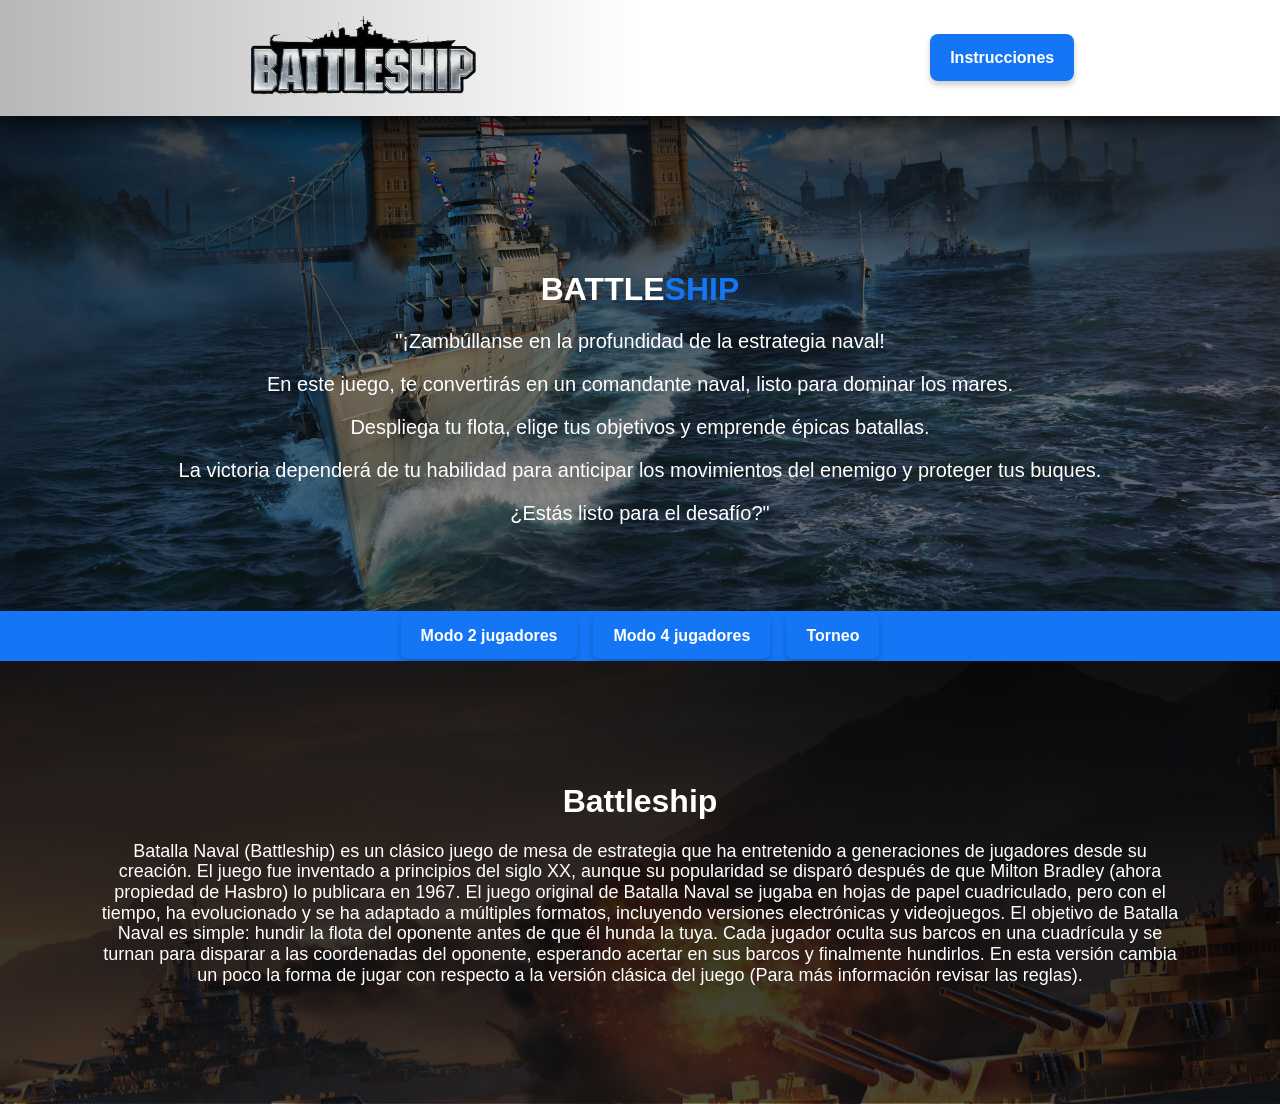
<file: client/html/Index.html>
<!DOCTYPE html>
<html lang="es-Ve">

<head>
    <meta charset="UTF-8" />
    <meta name="viewport" content="width=device-width,initial-scale=1.0" />
    <meta name="author" content="Santiago Chirinos, Jesus Obando, Sebastian Llambi" />
    <meta name="description" content="Juego de barcos" />
    <meta name="keywords" content="guerra" />
    <link rel="icon" href="//wows-web-static.wgcdn.co/wowsp/890a4e12/images/apple_180.png" type="image/png">
    <meta name="robots" content="noindex,nofollow" />
    <title> Battleship 2 Jugadores</title>
    <link rel="stylesheet" href="../css/normalize.css" />
    <link rel="stylesheet" href="../css/style.css" />

    <script src="../scripts/modoDosJugadores.js" type="module"></script>
    <script src="../scripts/agregarBarcos.js" type="module"></script>
</head>

<body>
    <header class="encabezado">
        <div class="contenidoNavegacion">
            <div class="icono">
                <figure>
                    <a href="index.html">
                        <img src="/client/images/backgrounds/logo.jpg" alt="icono" height="80px">
                </figure>
                </a>

            </div>
            <div class="navegation">
                <nav class="buttonav">
                    <a href="Battleship_reglas.html">Instrucciones</a>
                </nav>
            </div>
        </div>

        <div class="contenedor-principal">
            <h1>BATTLE<span>SHIP</span></h1>
            <div class="introduction">
                <p></p>
                <p>"¡Zambúllanse en la profundidad de la estrategia naval!</p>
                <p>En este juego, te convertirás en un comandante naval, listo para dominar los mares.</p>
                <p>Despliega tu flota, elige tus objetivos y emprende épicas batallas.</p>
                <p>La victoria dependerá de tu habilidad para anticipar los movimientos del enemigo y proteger tus
                    buques.</p>
                <p>¿Estás listo para el desafío?"</p>
            </div>
        </div>
        <nav class="barra-principal">
            <ul class="separador navegation">
                <li><a href="Battleship.html">Modo 2 jugadores</a></li>
                <li><a href="Battleship_multijugador.html">Modo 4 jugadores</a></li>
                <li><a href="TornedoDefi.html">Torneo</a></li>
            </ul>
        </nav>
    </header>
    <div class="main-container">
        <main>
            <div class="CONTENEDOR-6">
                <h1>Battleship</h1>
                <p>Batalla Naval (Battleship) es un clásico juego de mesa de estrategia que ha entretenido a
                    generaciones de jugadores desde su creación. El juego fue inventado a principios del siglo XX,
                    aunque su popularidad se disparó después de que Milton Bradley (ahora propiedad de Hasbro) lo
                    publicara en 1967. El juego original de Batalla Naval se jugaba en hojas de papel cuadriculado, pero
                    con el tiempo, ha evolucionado y se ha adaptado a múltiples formatos, incluyendo versiones
                    electrónicas y videojuegos. El objetivo de Batalla Naval es simple: hundir la flota del oponente
                    antes de que él hunda la tuya. Cada jugador oculta sus barcos en una cuadrícula y se turnan para
                    disparar a las coordenadas del oponente, esperando acertar en sus barcos y finalmente hundirlos. En
                    esta versión cambia un poco la forma de jugar con respecto a la versión clásica del juego (Para más
                    información revisar las reglas).</p>
            </div>
        </main>
    </div>
</body>
</file>
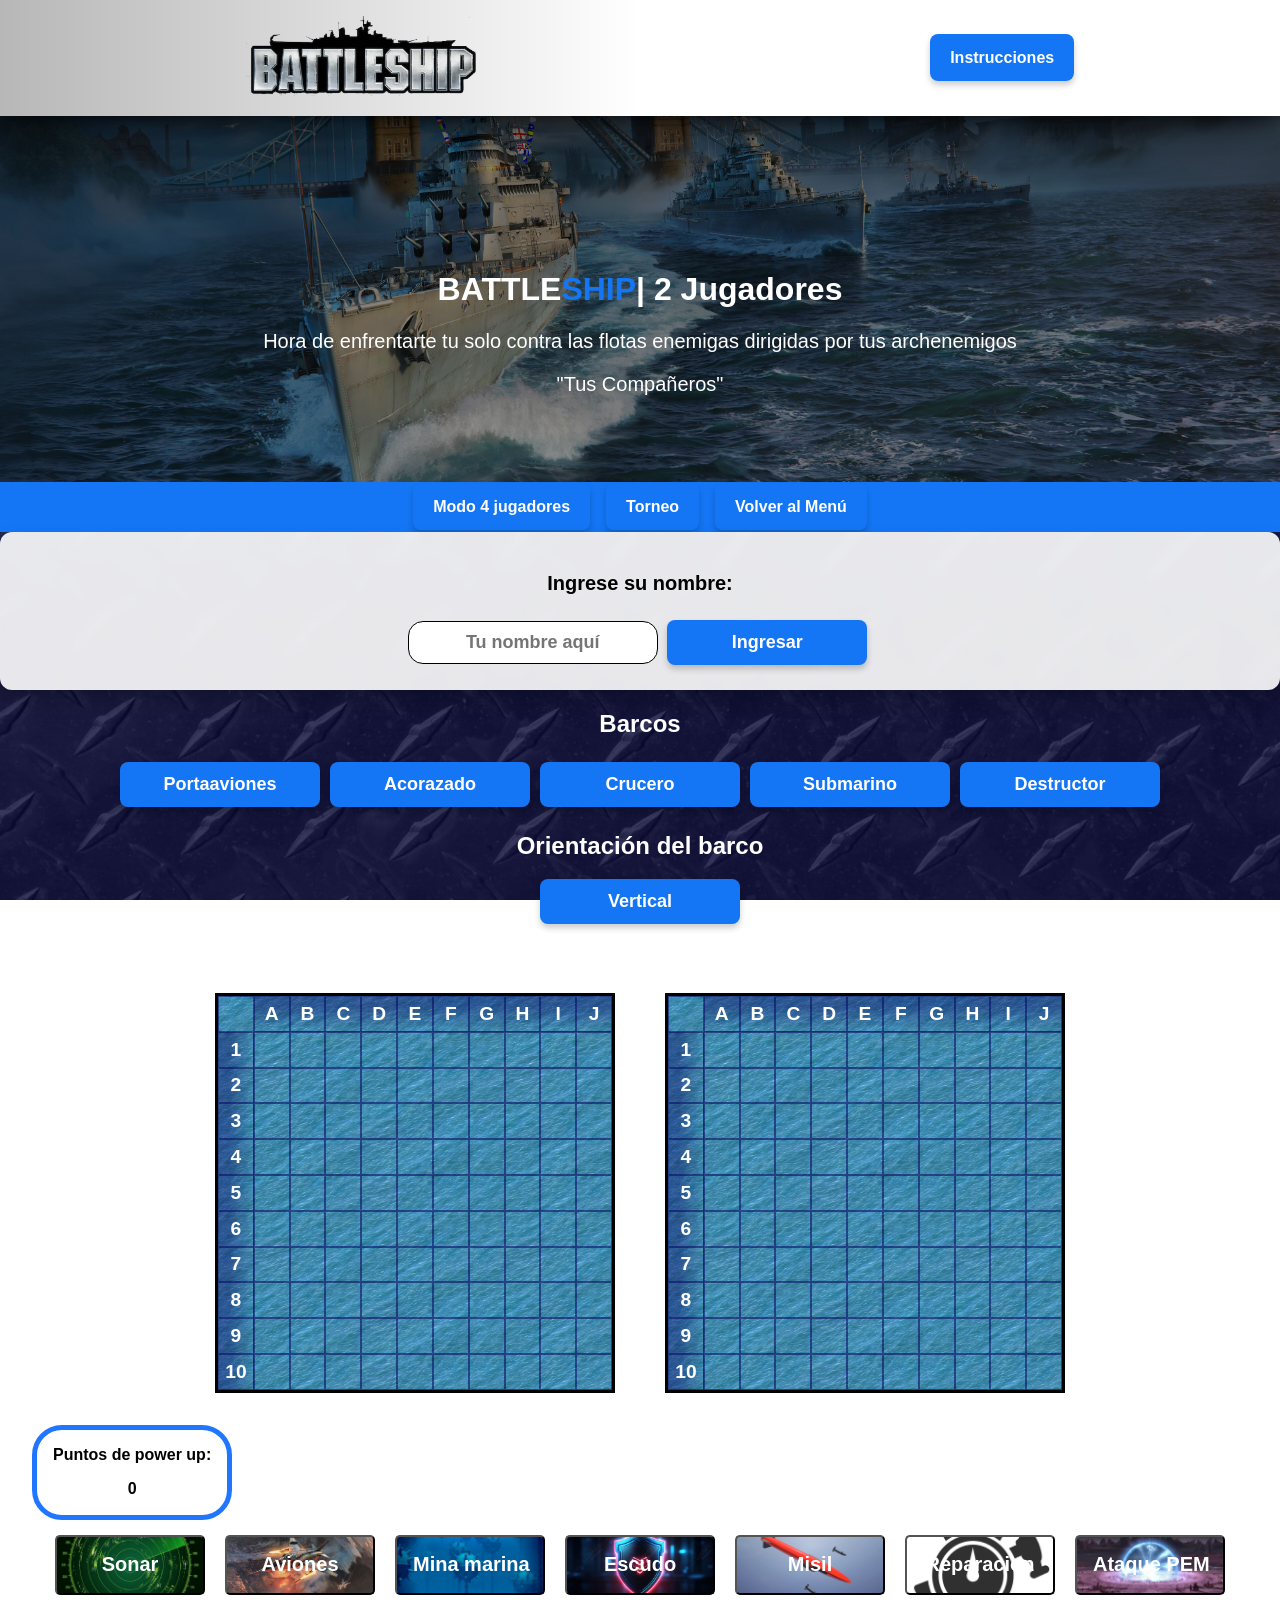
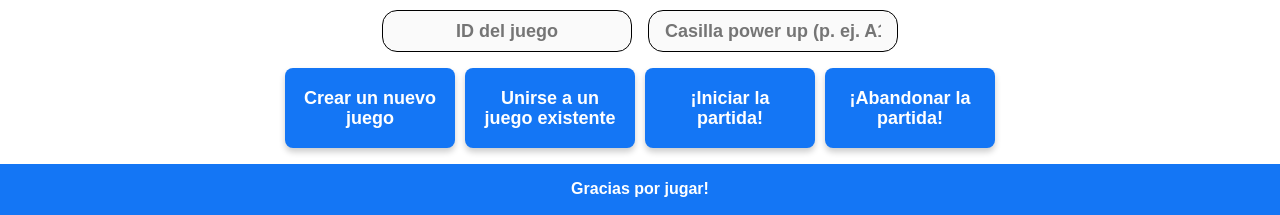
<file: client/html/Battleship.html>
<!DOCTYPE html>
<html lang="es-Ve">

<head>
    <meta charset="UTF-8" />
    <meta name="viewport" content="width=device-width,initial-scale=1.0" />
    <meta name="author" content="Santiago Chirinos, Jesus Obando, Sebastian Llambi" />
    <meta name="description" content="Juego de barcos" />
    <meta name="keywords" content="guerra" />
    <link rel="icon" href="//wows-web-static.wgcdn.co/wowsp/890a4e12/images/apple_180.png" type="image/png">
    <meta name="robots" content="noindex,nofollow" />
    <title> Battleship 2 Jugadores</title>
    <link rel="stylesheet" href="../css/normalize.css" />
    <link rel="stylesheet" href="../css/style.css" />

    <script src="../scripts/modoDosJugadores.js" type="module"></script>
    <script src="../scripts/agregarBarcos.js" type="module"></script>
</head>

<body>
    <header class="encabezado">
        <div class="contenidoNavegacion">
            <div class="icono">
                <figure>
                    <a href="index.html">
                        <img src="/client/images/backgrounds/logo.jpg" alt="icono" height="80px">
                </figure>
                </a>

            </div>
            <div class="navegation">
                <nav class="buttonav">
                    <a href="Battleship_reglas.html">Instrucciones</a>
                </nav>
            </div>
        </div>

        <div class="contenedor-principal">
            <h1>BATTLE<span>SHIP</span>| 2 Jugadores</h1>
            <p>Hora de enfrentarte tu solo contra las flotas enemigas dirigidas por tus archenemigos</p>
            <p> "Tus Compañeros"</p>
        </div>
        <nav class="barra-principal">
            <ul class="separador navegation">
                <li><a href="Battleship_multijugador.html">Modo 4 jugadores</a></li>
                <li><a href="TornedoDefi.html">Torneo</a></li>
                <li><a href="Index.html">Volver al Menú</a></li>
            </ul>
        </nav>
    </header>
    <div class="main-container">
        <main>
            <div class="nombre-jugador">
                <div class="box">
                    <form>
                        <div class="input">
                            <label for="nombre">Ingrese su nombre:</label>
                            <input type="text" id="nombre" name="nombre" placeholder="Tu nombre aquí">
                            <button id="boton-ingresar-nombre" type="button">Ingresar</button>
                        </div>
                    </form>
                </div>
            </div>
            <p>
            <h2 class="texto-afuera">Barcos</h2>
            </p>
            <div class="contenedor-tipos-barcos botones-barco">
                <button class="boton-barco" type="button" id="portaaviones">Portaaviones</button>
                <button class="boton-barco" type="button" id="acorazado">Acorazado</button>
                <button class="boton-barco" type="button" id="crucero">Crucero</button>
                <button class="boton-barco" type="button" id="submarino">Submarino</button>
                <button class="boton-barco" type="button" id="destructor">Destructor</button>
            </div>

            <p>
            <h2 class="texto-afuera">Orientación del barco</h2>
            </p>
            <center>
                <button class="button-vertical" id="orientacion">Vertical</button>
            </center>

            <div class="contenedor-tableros">
                <div id="tableros" class="tableros"></div>
            </div>
            <div class="puntos">
                <p>Puntos de power up:</p>
                <p id="puntaje">0</p>
            </div>

            <div class="power-ups">
                <div class="powerup">
                    <input type="button" value="Sonar" id="sonar">
                </div>
                <div class="powerup">
                    <input type="button" value="Aviones" id="aviones">
                </div>
                <div class="powerup">
                    <input type="button" value="Mina marina" id="mina">
                </div>
                <div class="powerup">
                    <input type="button" value="Escudo" id="escudo">
                </div>
                <div class="powerup">
                    <input type="button" value="Misil" id="misil">
                </div>
                <div class="powerup">
                    <input type="button" value="Reparacion" id="reparacion">
                </div>
                <div class="powerup">
                    <input type="button" value="Ataque PEM" id="EMP">
                </div>
            </div>
            <div class="Campos-rellenar input">
                <form>
                    <input type="text" id="game-id" class="server-operation" placeholder="ID del juego" />
                    <input type="text" id="move-power-up" class="server-operation"
                        placeholder="Casilla power up (p. ej. A1)" />
                </form>
            </div>
            <div class="botones-juego-menu">
                <button id="create-game" class="server-operation">Crear un nuevo juego</button>
                <button id="join-game" class="server-operation">Unirse a un juego existente</button>
                <button id="start-game" class="server-operation">¡Iniciar la partida!</button>
                <button id="leave-game" class="server-operation">¡Abandonar la partida!</button>
                <button id="close-connection" class="client-operation">Cerrar la conexión con el servidor</button>

            </div>

        </main>
        <footer>
            <p>Gracias por jugar!</p>
        </footer>
    </div>
</body>
</file>
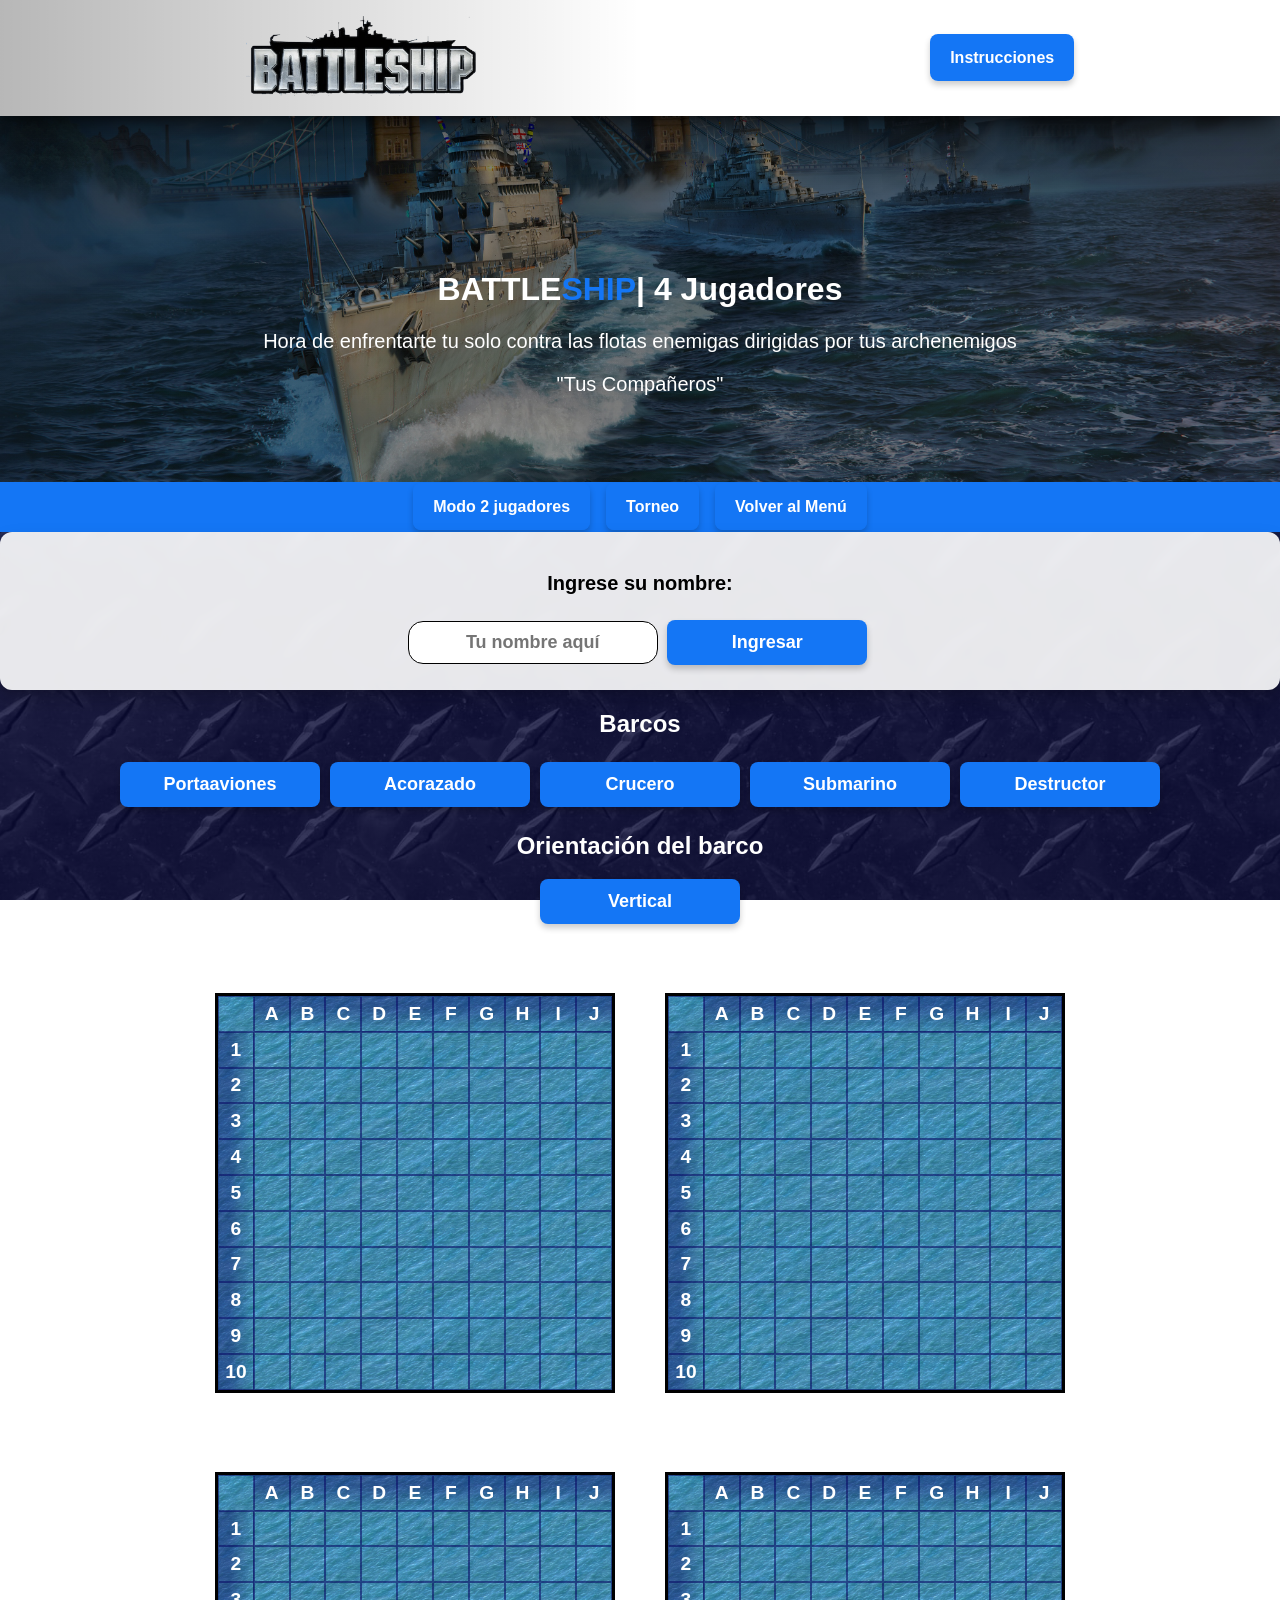
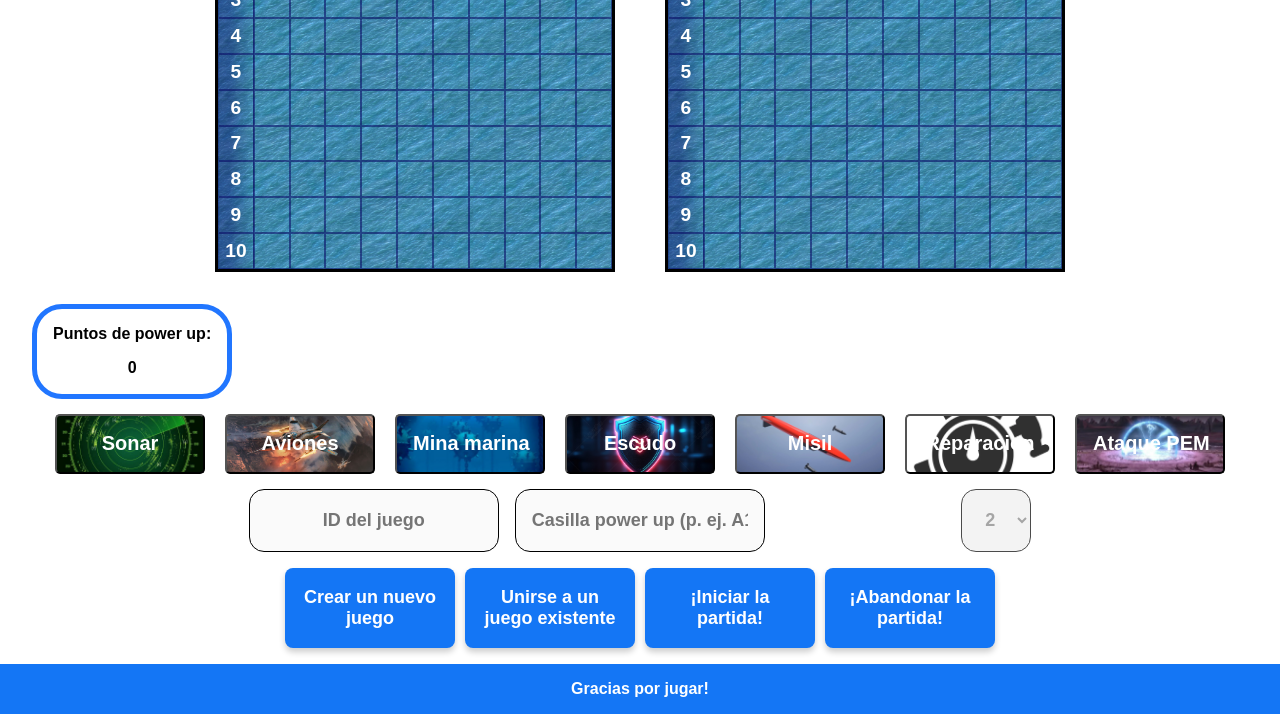
<file: client/html/Battleship_multijugador.html>
<!DOCTYPE html>
<html lang="es-Ve">

<head>
    <meta charset="UTF-8" />
    <meta name="viewport" content="width=device-width,initial-scale=1.0" />
    <meta name="author" content="Santiago Chirinos, Jesus Obando, Sebastian Llambi" />
    <meta name="description" content="Juego de barcos" />
    <meta name="keywords" content="guerra" />
    <link rel="icon" href="//wows-web-static.wgcdn.co/wowsp/890a4e12/images/apple_180.png" type="image/png">
    <meta name="robots" content="noindex,nofollow" />
    <title> Battleship 4 Jugadores</title>
    <link rel="stylesheet" href="../css/normalize.css" />
    <link rel="stylesheet" href="../css/style.css" />

    <script src="../scripts/modoCuatroJugadores.js" type="module"></script>
    <script src="../scripts/agregarBarcos4Jugadores.js" type="module"></script>
</head>

<body>
    <header class="encabezado">
        <div class="contenidoNavegacion">
            <div class="icono">
                <figure>
                    <a href="index.html">
                        <img src="/client/images/backgrounds/logo.jpg" alt="icono" height="80px">
                </figure>
                </a>

            </div>
            <div class="navegation">
                <nav class="buttonav">
                    <a href="Battleship_reglas.html">Instrucciones</a>
                </nav>
            </div>
        </div>

        <div class="contenedor-principal">
            <h1>BATTLE<span>SHIP</span>| 4 Jugadores</h1>
            <p>Hora de enfrentarte tu solo contra las flotas enemigas dirigidas por tus archenemigos</p>
            <p> "Tus Compañeros"</p>
        </div>
        </div>
        <nav class="barra-principal">
            <ul class="separador navegation">
                <li><a href="Battleship.html">Modo 2 jugadores</a></li>
                <li><a href="TornedoDefi.html">Torneo</a></li>
                <li><a href="Index.html">Volver al Menú</a></li>
            </ul>
        </nav>
    </header>
    <div class="main-container">
        <main>
            <div class="nombre-jugador">
                <div class="box">
                    <form>
                        <div class="input">
                            <label for="nombre">Ingrese su nombre:</label>
                            <input type="text" id="nombre" name="nombre" placeholder="Tu nombre aquí">
                            <button id="boton-ingresar-nombre" type="button">Ingresar</button>
                        </div>
                    </form>
                </div>
            </div>
            <p>
            <h2 class="texto-afuera">Barcos</h2>
            </p>
            <div class="contenedor-tipos-barcos botones-barco">
                <button class="boton-barco" type="button" id="portaaviones">Portaaviones</button>
                <button class="boton-barco" type="button" id="acorazado">Acorazado</button>
                <button class="boton-barco" type="button" id="crucero">Crucero</button>
                <button class="boton-barco" type="button" id="submarino">Submarino</button>
                <button class="boton-barco" type="button" id="destructor">Destructor</button>
            </div>

            <p>
            <h2 class="texto-afuera">Orientación del barco</h2>
            </p>
            <center>
                <button class="button-vertical" id="orientacion">Vertical</button>
            </center>

            <div class="contenedor-tableros">
                <div id="tableros" class="tableros"></div>
            </div>
            <div class="puntos">
                <p>Puntos de power up:</p>
                <p id="puntaje">0</p>
            </div>

            <div class="power-ups">
                <div class="powerup">
                    <input type="button" value="Sonar" id="sonar">
                </div>
                <div class="powerup">
                    <input type="button" value="Aviones" id="aviones">
                </div>
                <div class="powerup">
                    <input type="button" value="Mina marina" id="mina">
                </div>
                <div class="powerup">
                    <input type="button" value="Escudo" id="escudo">
                </div>
                <div class="powerup">
                    <input type="button" value="Misil" id="misil">
                </div>
                <div class="powerup">
                    <input type="button" value="Reparacion" id="reparacion">
                </div>
                <div class="powerup">
                    <input type="button" value="Ataque PEM" id="EMP">
                </div>
            </div>
            <div class="Campos-rellenar input">
                <form>
                    <input type="text" id="game-id" class="server-operation" placeholder="ID del juego" />
                    <input type="text" id="move-power-up" class="server-operation"
                        placeholder="Casilla power up (p. ej. A1)" />
                    <label for="disp" class="texto-afuera">Jugador Objetivo</label>
                    <select name="disp" class="server-operation" id="player-power-up">
                        <option value="2">2</option>
                        <option value="3">3</option>
                        <option value="4">4</option>
                    </select>
                </form>

            </div>
            <div class="botones-juego-menu">
                <button id="create-game" class="server-operation">Crear un nuevo juego</button>
                <button id="join-game" class="server-operation">Unirse a un juego existente</button>
                <button id="start-game" class="server-operation">¡Iniciar la partida!</button>
                <button id="leave-game" class="server-operation">¡Abandonar la partida!</button>
                <button id="close-connection" class="client-operation">Cerrar la conexión con el servidor</button>

            </div>

            <footer>
                <p>Gracias por jugar!</p>
            </footer>
        </main>
    </div>
</body>
</file>
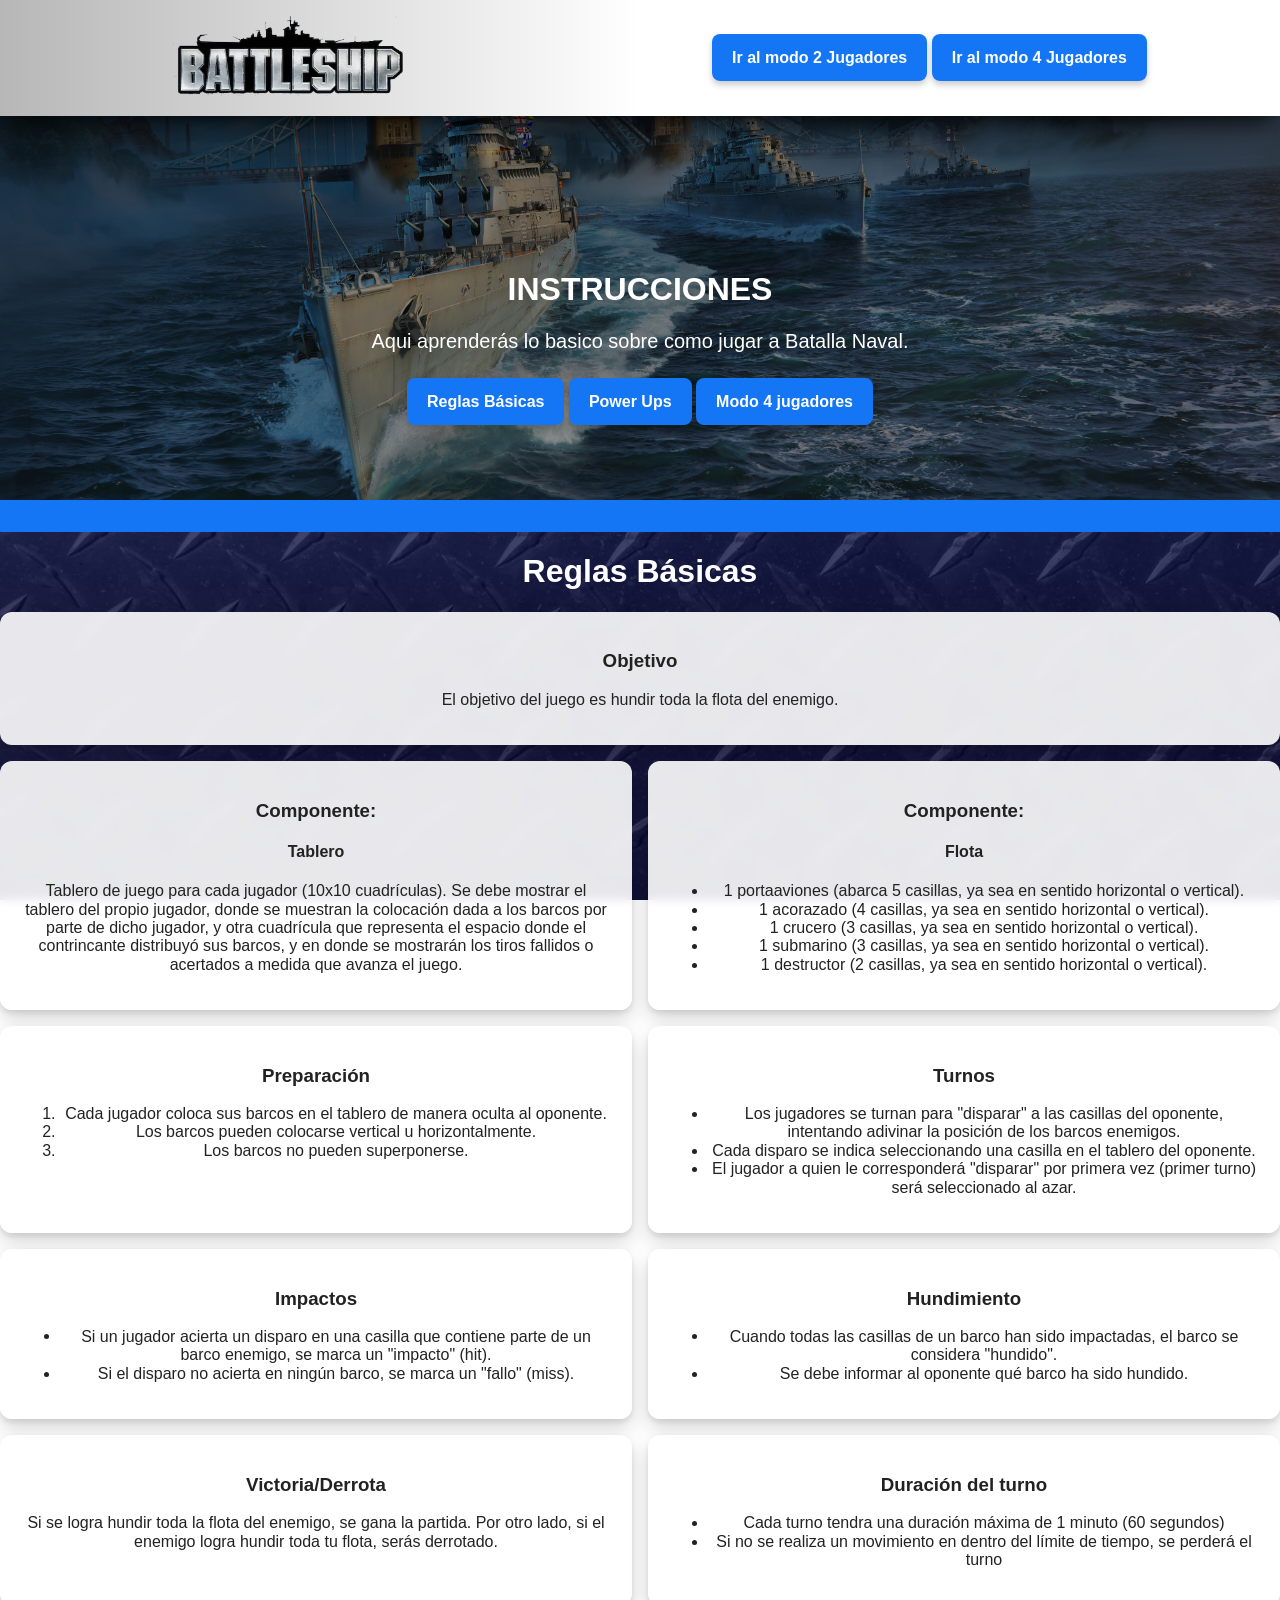
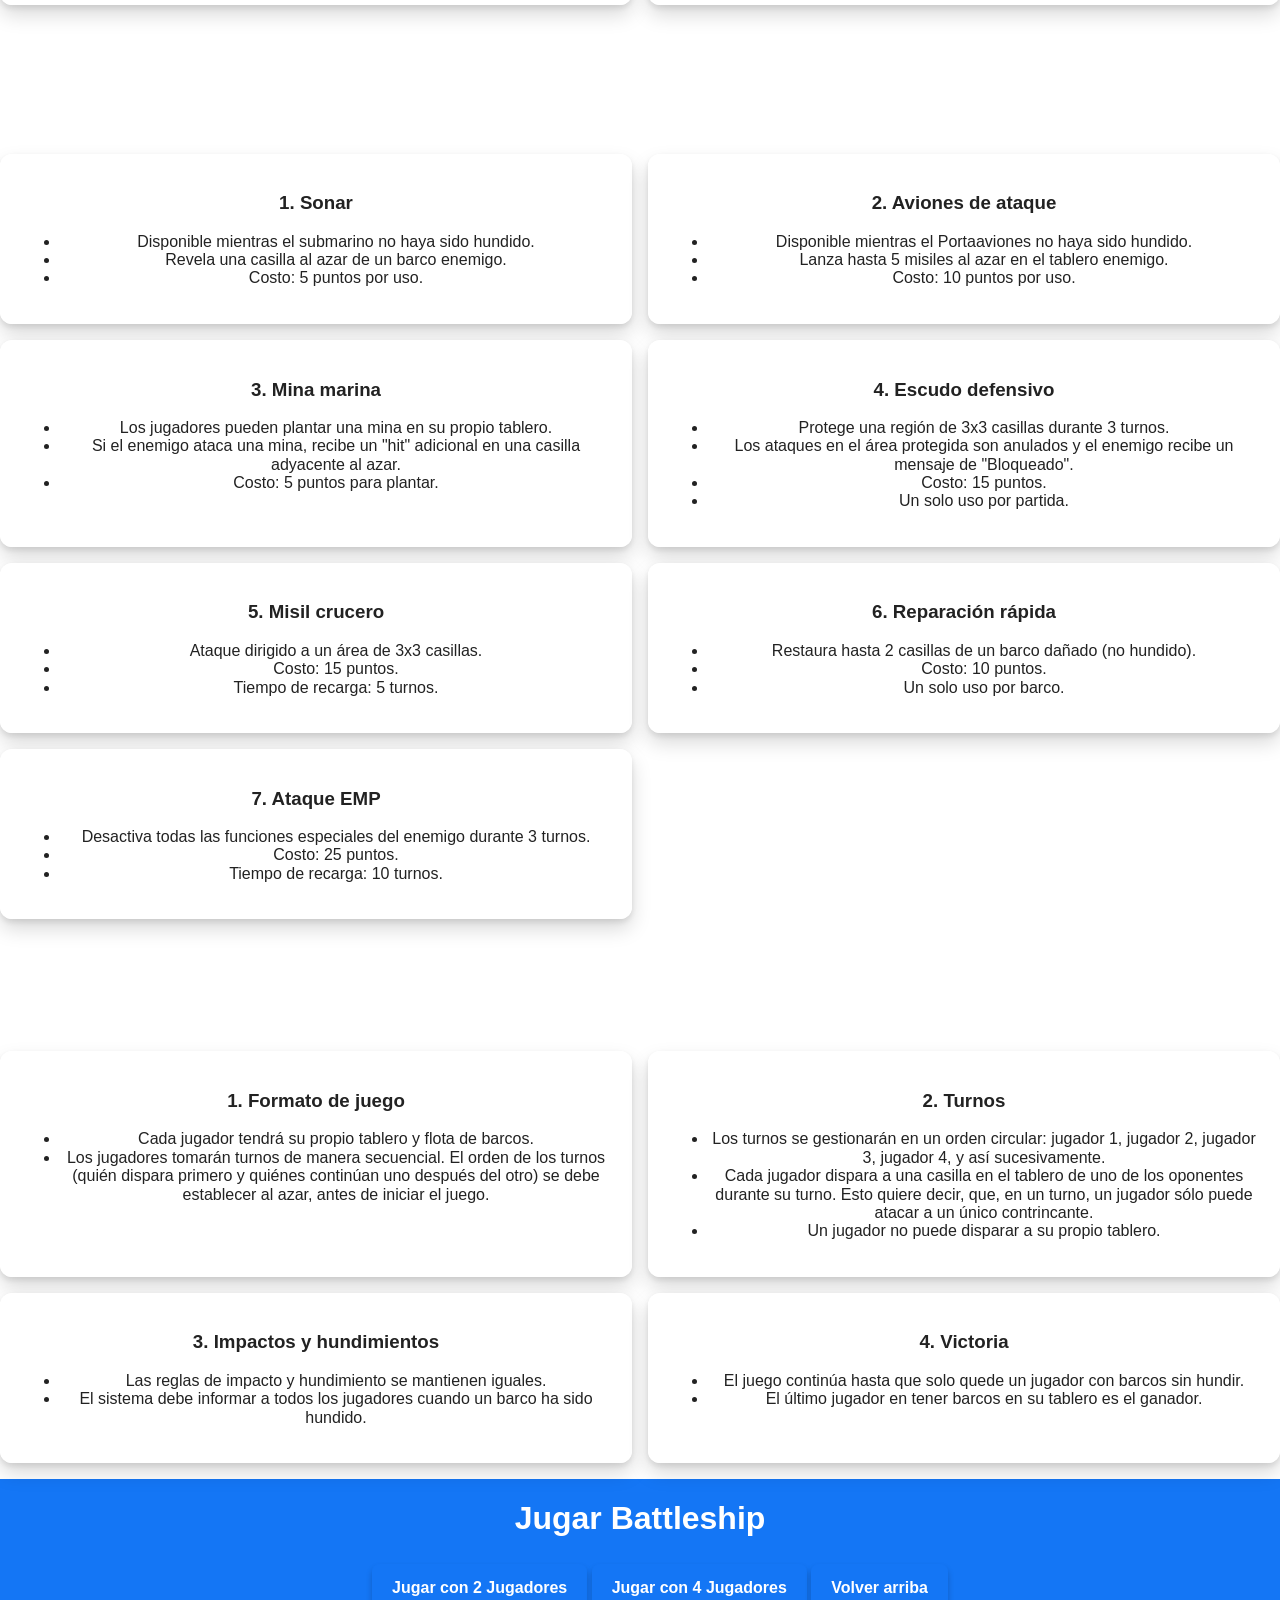
<file: client/html/Battleship_reglas.html>
<!DOCTYPE html>
<html lang="es-Ve">

<head>
    <meta charset="UTF-8">
    <meta name="viewport" content="width=device-width,initial-scale=1.0">
    <meta name="author" content="Santiago Chirinos">
    <meta name="description" content="Juego de barcos">
    <meta name="keywords" content="guerra">
    <link rel="icon" href="//wows-web-static.wgcdn.co/wowsp/890a4e12/images/apple_180.png" type="image/png">
    <link rel="stylesheet" href="../css/normalize.css" />
    <link rel="stylesheet" href="../css/style.css" />
    <meta name="robots" content="../css/noindex,nofollow">
    <title>Battleship || Reglas</title>

</head>

<body>
    <header class="encabezado">
        <div class="contenidoNavegacion">
            <div class="icono">
                <figure>
                    <a href="Battleship.html">
                        <img src="/client/images/backgrounds/logo.jpg" alt="icono" height="80px">
                </figure>
                </a>
            </div>
            <div class="navegation">
                <nav class="buttonav">
                    <a href="Battleship.html">Ir al modo 2 Jugadores</a>
                    <a href="Battleship_multijugador.html">Ir al modo 4 Jugadores</a>
                </nav>
            </div>
        </div>

        <div class="contenedor-principal">
            <h1>INSTRUCCIONES</h1>
            <p>Aqui aprenderás lo basico sobre como jugar a Batalla Naval.</p>
            <nav class="buttonav cont1">
                <a href="#reglas-basicas">Reglas Básicas</a>
                <a href="#power-ups">Power Ups</a>
                <a href="#multijugador">Modo 4 jugadores</a>
            </nav>
        </div>
    </header>
    <div class="main-container">

        <main>
            <div class="separador"></div>
            <section class="seccion-reglas-basicas">

                <center>
                    <h1 id="reglas-basicas" class="texto-afuera">Reglas Básicas</h1>
                </center>
                <div class="box">
                    <h3>Objetivo</h3>
                    <p>El objetivo del juego es hundir toda la flota del enemigo.</p>
                </div>
                <p></p>
                <div class="grid">
                    <div class="box">
                        <h3>Componente:</h3>
                        <h4>Tablero</h4>
                        <p>Tablero de juego para cada jugador (10x10 cuadrículas). Se debe mostrar el tablero del propio
                            jugador, donde se muestran la colocación dada a los barcos por parte de dicho jugador, y
                            otra cuadrícula que representa el espacio donde el contrincante distribuyó sus barcos, y en
                            donde se mostrarán los tiros fallidos o acertados a medida que avanza el juego.</p>
                    </div>
                    <div class="box">
                        <h3>Componente:</h3>
                        <h4>Flota</h4>
                        <ul>
                            <li>1 portaaviones (abarca 5 casillas, ya sea en sentido horizontal o vertical).</li>
                            <li>1 acorazado (4 casillas, ya sea en sentido horizontal o vertical).</li>
                            <li>1 crucero (3 casillas, ya sea en sentido horizontal o vertical).</li>
                            <li>1 submarino (3 casillas, ya sea en sentido horizontal o vertical).</li>
                            <li>1 destructor (2 casillas, ya sea en sentido horizontal o vertical).</li>
                        </ul>
                    </div>
                    <div class="box">
                        <h3>Preparación</h3>
                        <ol>
                            <li>Cada jugador coloca sus barcos en el tablero de manera oculta al oponente.</li>
                            <li>Los barcos pueden colocarse vertical u horizontalmente.</li>
                            <li>Los barcos no pueden superponerse.</li>
                        </ol>
                    </div>
                    <div class="box">
                        <h3>Turnos</h3>
                        <ul>
                            <li>Los jugadores se turnan para "disparar" a las casillas del oponente, intentando adivinar
                                la posición de los barcos enemigos.</li>
                            <li>Cada disparo se indica seleccionando una casilla en el tablero del oponente.</li>
                            <li>El jugador a quien le corresponderá "disparar" por primera vez (primer turno) será
                                seleccionado al azar.</li>
                        </ul>
                    </div>
                    <div class="box">
                        <h3>Impactos</h3>
                        <ul>
                            <li>Si un jugador acierta un disparo en una casilla que contiene parte de un barco enemigo,
                                se marca un "impacto" (hit).</li>
                            <li>Si el disparo no acierta en ningún barco, se marca un "fallo" (miss).</li>
                        </ul>
                    </div>
                    <div class="box">
                        <h3>Hundimiento</h3>
                        <ul>
                            <li>Cuando todas las casillas de un barco han sido impactadas, el barco se considera
                                "hundido".</li>
                            <li>Se debe informar al oponente qué barco ha sido hundido.</li>
                        </ul>
                    </div>
                    <div class="box">
                        <h3>Victoria/Derrota</h3>
                        <p>Si se logra hundir toda la flota del enemigo, se gana la partida. Por otro lado, si el
                            enemigo logra hundir toda tu flota, serás derrotado.</p>
                    </div>
                    <div class="box">
                        <h3>Duración del turno</h3>
                        <ul>
                            <li>Cada turno tendra una duración máxima de 1 minuto (60 segundos)</li>
                            <li>Si no se realiza un movimiento en dentro del límite de tiempo, se perderá el turno</li>
                        </ul>
                    </div>
                </div>
    </div>

    </section>
    <section id="seccion-power-ups">
        <center>
            <h1 id="power-ups" class="texto-afuera">Power-Ups</h1>
        </center>
        <strong>
            <p class="texto-afuera">En esta versión del juego los jugadores podran utilizar habilidades especiales o
                "Power-Ups" a lo largo de una partida.</p>

            <center>
                <p class="texto-afuera">Los power ups son:</p>
            </center>
        </strong>
        <div class="grid">
            <div class="box">
                <h3>1. Sonar</h3>
                <ul>
                    <li>Disponible mientras el submarino no haya sido hundido.</li>
                    <li>Revela una casilla al azar de un barco enemigo.</li>
                    <li>Costo: 5 puntos por uso.</li>
                </ul>
            </div>
            <div class="box">
                <h3>2. Aviones de ataque</h3>
                <ul>
                    <li>Disponible mientras el Portaaviones no haya sido hundido.</li>
                    <li>Lanza hasta 5 misiles al azar en el tablero enemigo.</li>
                    <li>Costo: 10 puntos por uso.</li>
                </ul>
            </div>
            <div class="box">
                <h3>3. Mina marina</h3>
                <ul>
                    <li>Los jugadores pueden plantar una mina en su propio tablero.</li>
                    <li>Si el enemigo ataca una mina, recibe un "hit" adicional en una casilla adyacente al azar.</li>
                    <li>Costo: 5 puntos para plantar.</li>
                </ul>
            </div>
            <div class="box">
                <h3>4. Escudo defensivo</h3>
                <ul>
                    <li>Protege una región de 3x3 casillas durante 3 turnos.</li>
                    <li>Los ataques en el área protegida son anulados y el enemigo recibe un mensaje de "Bloqueado".
                    </li>
                    <li>Costo: 15 puntos.</li>
                    <li>Un solo uso por partida.</li>
                </ul>
            </div>
            <div class="box">
                <h3>5. Misil crucero</h3>
                <ul>
                    <li>Ataque dirigido a un área de 3x3 casillas.</li>
                    <li>Costo: 15 puntos.</li>
                    <li>Tiempo de recarga: 5 turnos.</li>
                </ul>
            </div>
            <div class="box">
                <h3>6. Reparación rápida</h3>
                <ul>
                    <li>Restaura hasta 2 casillas de un barco dañado (no hundido).</li>
                    <li>Costo: 10 puntos.</li>
                    <li>Un solo uso por barco.</li>
                </ul>
            </div>
            <div class="box">
                <h3>7. Ataque EMP</h3>
                <ul>
                    <li>Desactiva todas las funciones especiales del enemigo durante 3 turnos.</li>
                    <li>Costo: 25 puntos.</li>
                    <li>Tiempo de recarga: 10 turnos.</li>
                </ul>
            </div>
        </div>

    </section>
    <section id="seccion-multijugador">
        <center>
            <h1 id="multijugador" class="texto-afuera">Modo 4 jugadores</h1>
        </center>
        <strong>
            <p class="texto-afuera">El juego puede ser jugado en partida contra un solo rival en el modo partida rápida
                mientras que en el modo de 4 jugadores podrás jugas con más personas con reglas ligeramente cambiadas.
            </p>
        </strong>
        <div class="grid">
            <div class="box">

                <h3>1. Formato de juego</h3>
                <ul>
                    <li>Cada jugador tendrá su propio tablero y flota de barcos.</li>
                    <li>Los jugadores tomarán turnos de manera secuencial. El orden de los turnos (quién dispara primero
                        y quiénes continúan uno después del otro) se debe establecer al azar, antes de iniciar el juego.
                    </li>
                </ul>
            </div>
            <div class="box">

                <h3>2. Turnos</h3>
                <ul>
                    <li>Los turnos se gestionarán en un orden circular: jugador 1, jugador 2, jugador 3, jugador 4, y
                        así sucesivamente.</li>
                    <li>Cada jugador dispara a una casilla en el tablero de uno de los oponentes durante su turno. Esto
                        quiere decir, que, en un turno, un jugador sólo puede atacar a un único contrincante.</li>
                    <li>Un jugador no puede disparar a su propio tablero.</li>
                </ul>
            </div>
            <div class="box">

                <h3>3. Impactos y hundimientos</h3>
                <ul>
                    <li>Las reglas de impacto y hundimiento se mantienen iguales.</li>
                    <li>El sistema debe informar a todos los jugadores cuando un barco ha sido hundido.</li>
                </ul>
            </div>
            <div class="box">

                <h3>4. Victoria</h3>
                <ul>
                    <li>El juego continúa hasta que solo quede un jugador con barcos sin hundir.</li>
                    <li>El último jugador en tener barcos en su tablero es el ganador.</li>
                </ul>
            </div>
        </div>

    </section>
    <footer>
        <center>
            <h1 class="texto-afuera">Jugar Battleship</h1>
            <nav class="secundario" aria-label="secundario">
                <ul>
                    <nav class="buttonav cont1">
                        <a href="Battleship.html">Jugar con 2 Jugadores</a>
                        <a href="Battleship_multijugador.html">Jugar con 4 Jugadores</a>
                        <a href="#reglas-basicas">Volver arriba</a>
                    </nav>
                </ul>
            </nav>
        </center>
    </footer>
    </main>
    </div>
</body>

</html>
</file>
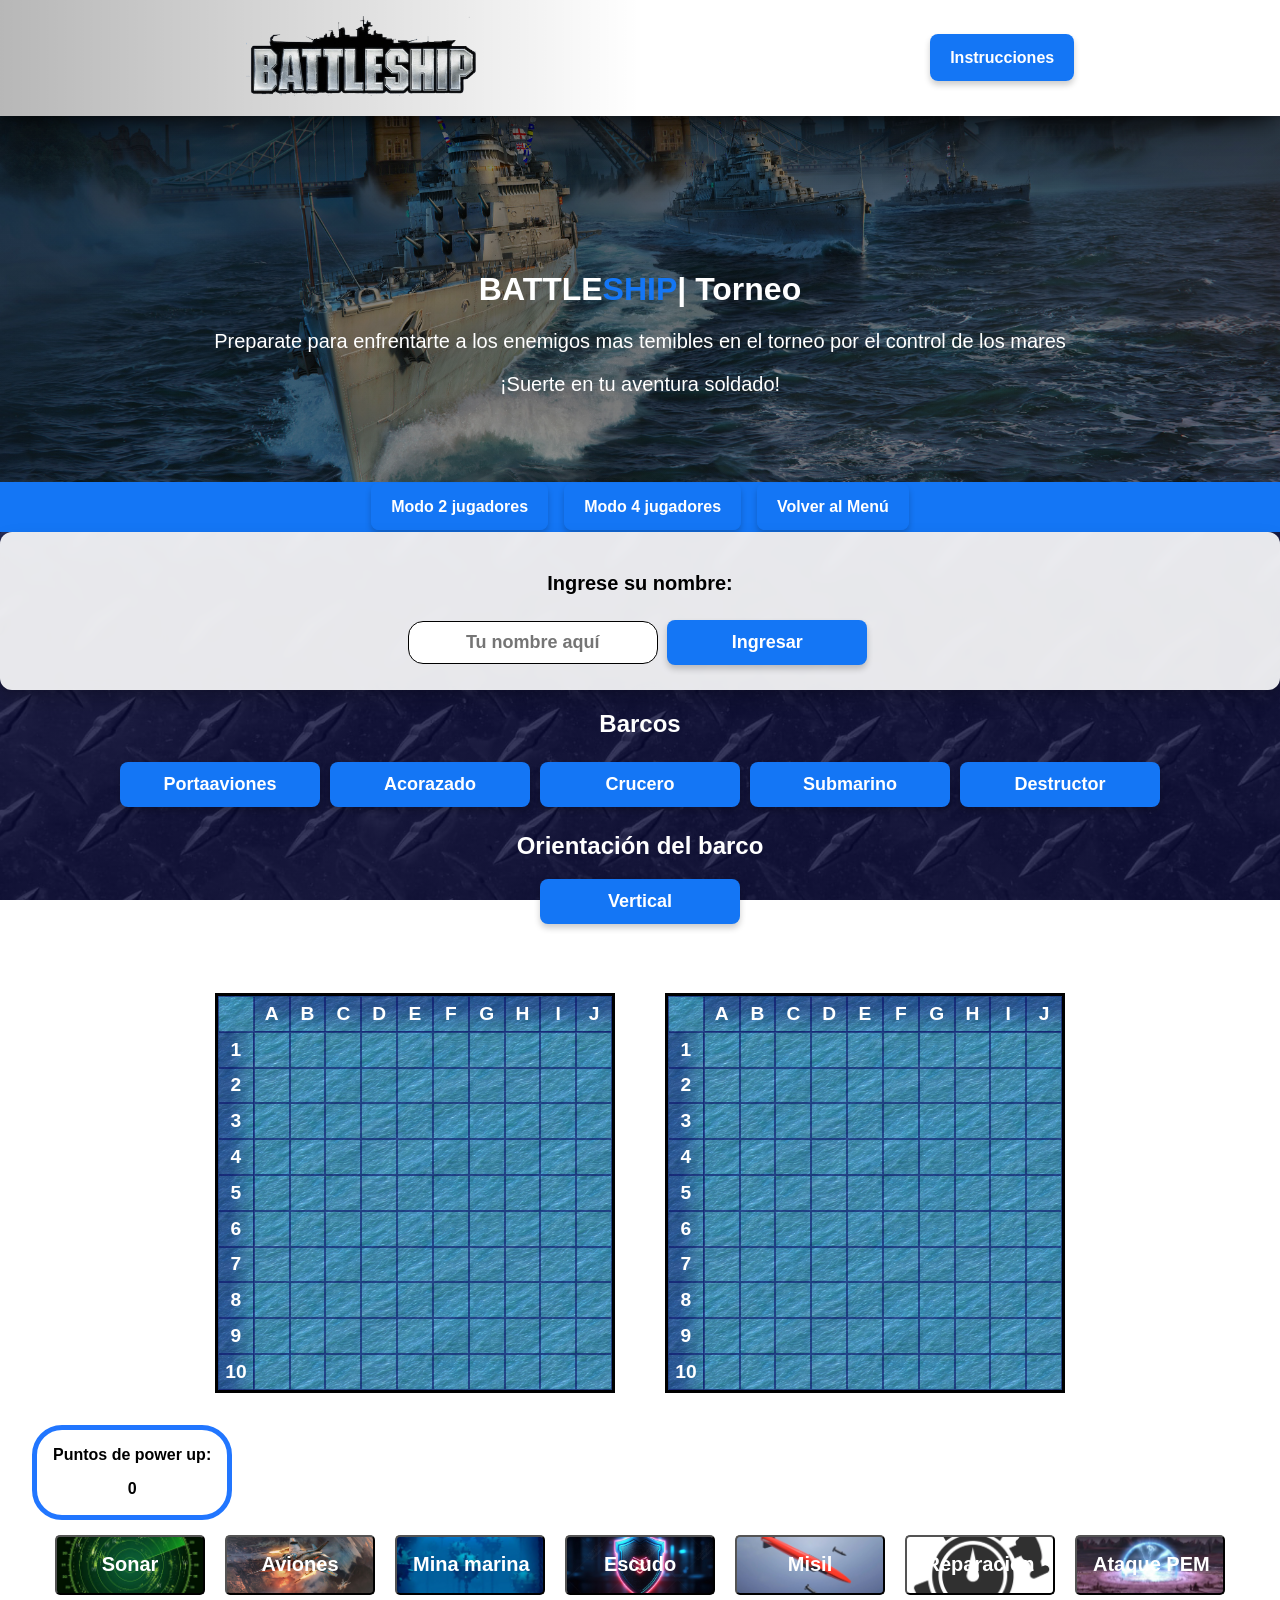
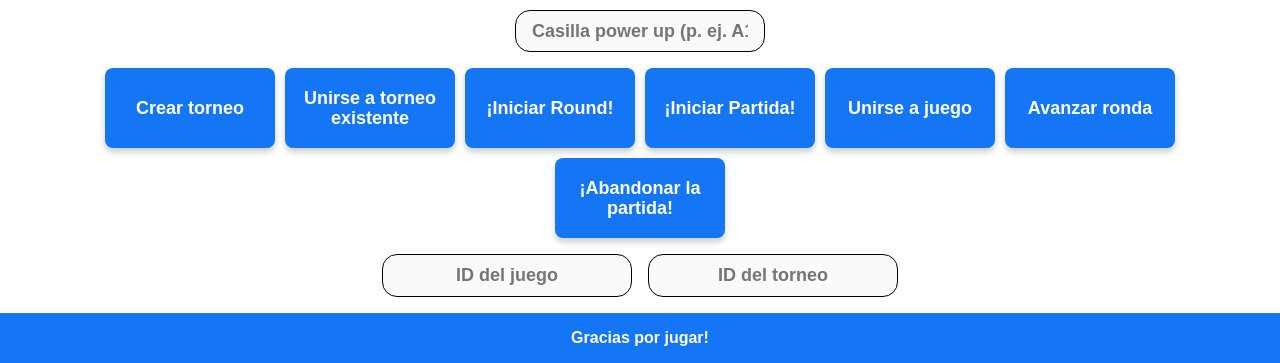
<file: client/html/TornedoDefi.html>
<!DOCTYPE html>
<html lang="es-Ve">

<head>
    <meta charset="UTF-8" />
    <meta name="viewport" content="width=device-width,initial-scale=1.0" />
    <meta name="author" content="Santiago Chirinos, Jesus Obando, Sebastian Llambi" />
    <meta name="description" content="Juego de barcos" />
    <meta name="keywords" content="guerra" />
    <link rel="icon" href="//wows-web-static.wgcdn.co/wowsp/890a4e12/images/apple_180.png" type="image/png">
    <meta name="robots" content="noindex,nofollow" />
    <title> Battleship Torneo</title>
    <link rel="stylesheet" href="../css/normalize.css" />
    <link rel="stylesheet" href="../css/style.css" />


    <script src="../scripts/TorneoDef.js" type="module"></script>
    <script src="../scripts/enviarBarcosT.js" type="module"></script>
</head>

<body>
    <header class="encabezado">
        <div class="contenidoNavegacion">
            <div class="icono">
                <figure>
                    <a href="index.html">
                        <img src="/client/images/backgrounds/logo.jpg" alt="icono" height="80px">
                </figure>
                </a>

            </div>
            <div class="navegation">
                <nav class="buttonav">
                    <a href="Battleship_reglas.html">Instrucciones</a>
                </nav>
            </div>
        </div>

        <div class="contenedor-principal">
            <h1>BATTLE<span>SHIP</span>| Torneo</h1>
            <p>Preparate para enfrentarte a los enemigos mas temibles en el torneo por el control de los mares</p>
            <p>¡Suerte en tu aventura soldado!</p>
        </div>
        </div>
        <nav class="barra-principal">
            <ul class="separador navegation">
                <li><a href="Battleship.html">Modo 2 jugadores</a></li>
                <li><a href="Battleship_multijugador.html">Modo 4 jugadores</a></li>
                <li><a href="Index.html">Volver al Menú</a></li>
            </ul>
        </nav>
    </header>
    <div class="main-container">
        <main>
            <div class="nombre-jugador">
                <div class="box">
                    <form>
                        <div class="input">
                            <label for="nombre">Ingrese su nombre:</label>
                            <input type="text" id="nombre" name="nombre" placeholder="Tu nombre aquí">
                            <button id="boton-ingresar-nombre" type="button">Ingresar</button>
                        </div>
                    </form>
                </div>
            </div>
            <p>
            <h2 class="texto-afuera">Barcos</h2>
            </p>
            <div class="contenedor-tipos-barcos botones-barco">
                <button class="boton-barco" type="button" id="portaaviones">Portaaviones</button>
                <button class="boton-barco" type="button" id="acorazado">Acorazado</button>
                <button class="boton-barco" type="button" id="crucero">Crucero</button>
                <button class="boton-barco" type="button" id="submarino">Submarino</button>
                <button class="boton-barco" type="button" id="destructor">Destructor</button>
            </div>

            <p>
            <h2 class="texto-afuera">Orientación del barco</h2>
            </p>
            <center>
                <button class="button-vertical" id="orientacion">Vertical</button>
            </center>

            <div class="contenedor-tableros">
                <div id="tableros" class="tableros"></div>
            </div>
            <div class="puntos">
                <p>Puntos de power up:</p>
                <p id="puntaje">0</p>
            </div>

            <div class="power-ups">
                <div class="powerup">
                    <input type="button" value="Sonar" id="sonar">
                </div>
                <div class="powerup">
                    <input type="button" value="Aviones" id="aviones">
                </div>
                <div class="powerup">
                    <input type="button" value="Mina marina" id="mina">
                </div>
                <div class="powerup">
                    <input type="button" value="Escudo" id="escudo">
                </div>
                <div class="powerup">
                    <input type="button" value="Misil" id="misil">
                </div>
                <div class="powerup">
                    <input type="button" value="Reparacion" id="reparacion">
                </div>
                <div class="powerup">
                    <input type="button" value="Ataque PEM" id="EMP">
                </div>
            </div>
            <div class="Campos-rellenar input">
                <form>
                    <input type="text" id="move-power-up" class="server-operation"
                        placeholder="Casilla power up (p. ej. A1)" />
                </form>
            </div>
    </div>
    <div class="botones-juego-menu">
        <button id="create-T" class="server-operation">Crear torneo</button>
        <button id="join-T" class="server-operation">Unirse a torneo existente</button>
        <button id="start-Round" class="server-operation">¡Iniciar Round!</button>
        <button id="start-game" class="server-operation">¡Iniciar Partida!</button>
        <button id="send-move" class="server-operation">Unirse a juego</button>
        <button id="Advance" class="server-operation">Avanzar ronda</button>
        <button id="leave-game" class="server-operation">¡Abandonar la partida!</button>
        <button id="close-connection" class="client-operation">Cerrar la conexión con el servidor</button>

    </div>
    <div class="Campos-rellenar input">
        <form>
            <input type="text" id="game-id" class="server-operation" placeholder="ID del juego" />
            <input type="text" id="torneo-id" class="server-operation" placeholder="ID del torneo" />
        </form>
    </div>
    </main>
    <footer>
        <p>Gracias por jugar!</p>
    </footer>
    </div>
</body>
</file>
<file: client/css/style.css>
:root{
    --naranja1: #1476f5;
    --naranja2: #26a3eb;
    --naranja3: #176999;
    --fuente: "Hubot Sans", sans-serif;
    --blancoGhost: #ffffff;
    }
    html{
    box-sizing: border-box;
    }

    *,*::after,*::before{
    box-sizing: inherit;
}
body{
    font-family: var(--fuente);
    /* Fondo con gradiente ligeramente más oscuro para mejor contraste */
    background-image: linear-gradient(180deg, rgba(4, 50, 150, 0.6) 0%, rgba(5, 6, 50, 0.8) 70%), url('../images/backgrounds/metal-textura.jpg');
    background-position: center center;
    background-size: cover;
    background-attachment: fixed; /* Le da un efecto parallax sutil */
}

form {
    display: flex;
    flex-direction:row;
    justify-content: center; 
    gap:1em;
    label{
        color:#000;
    }
    
}

.botones-juego-menu {
    display: flex;
    flex-wrap: wrap;
    justify-content: center;
    align-items: center;
    margin: 1em;
    gap: 10px;
    button{
    width: 170px;
    height: 80px;
    padding: 10px 16px;
    border-radius: 8px; /* Bordes más redondeados */
    outline: none;
    background-color: var(--naranja1);
    color: var(--blancoGhost);
    font-weight: bold;
    font-size: 18px;
    border: none;
    transition: all 0.3s ease;
    box-shadow: 0 4px 6px rgba(0, 0, 0, 0.2); /* Sombra moderna */
    display: flex;
    justify-content: center;
    justify-items: center;
    align-items: center;
}
 button:hover{
    background-color: var(--naranja2); /* Color más brillante al hacer hover */
    transform: translateY(-3px); /* Animación de elevación */
    box-shadow: 0 8px 15px rgba(0, 0, 0, 0.3);
}
}

.contenedor{
    margin: 0 auto; 
    max-width: 1500px;
    align-items: center;
    justify-content: center;
    
}
.grid {
    display: grid;
    grid-template-columns: repeat(2, 1fr);
    gap: 16px;
}

.box {
    padding: 20px;
    border-radius: 12px;
    background-color: rgba(255, 255, 255, 0.9); /* Más transparente tipo glass */
    backdrop-filter: blur(5px);
    box-shadow: 0 10px 20px rgba(0,0,0,0.15), 0 3px 6px rgba(0,0,0,0.10);
    text-align: center;
    color : #222;
}

.barra-principal{
    display: flex;
    justify-content: center;
    align-items: center;
    margin-top: 1em;
    background-color: var(--naranja1);
}
.separador{
    list-style-type: none;
    margin: 0;
    padding: 0;
    overflow: hidden;
    background-color: var(--naranja1);  
    display: flex;
    justify-content: center;
    align-items: flex-start;
    gap: 1em;
    padding: 1em;
}
.texto-afuera{
    color: var(--blancoGhost);
    font-weight: bold;
    text-align: center;
}
.titulo-tablero{
    color:white;
    text-align: center;
}

.subcontenedor1{
    background-color: rgb(255, 255, 255);
    padding: 10px;
    margin: 30px auto ;
    text-align: center;
    border-radius: 30px;
    font-weight: bold;
    box-shadow: 0 .1875rem .4375rem 0 rgba(0,0,0,.13),0 .0625rem .125rem 0 rgba(0,0,0,.11);
}

.encabezado{
    background-image: linear-gradient(180deg, rgba(0, 0, 0, 0.548) 0%, rgba(12, 12, 12, 0.418) 100%), url('/client/images/backgrounds/background.jpg');
    background-position: center center;
    background-size: cover;
    min-height: 500px;
    
}
.contenidoNavegacion{
    display: flex;
    align-items: center;
    justify-content: space-around;
    background-color: white;
    background-image: linear-gradient(90deg, rgba(0, 0, 0, 0.281) 0%, rgba(12, 12, 12, 0) 50%);
    box-shadow: 0px 10px 25px -7px;
    position: fixed;
    width: 100%;
    z-index: 4;
}

.navegation a,.buttonav a{
    text-decoration: none;
    border-radius: 8px;
    padding: 15px 20px;
    font-size: 16px;
    background-color: var(--naranja1);
    color: var(--blancoGhost);
    font-weight: bold;
    border: none;
    transition: all 0.3s ease;
    box-shadow: 0 4px 6px rgba(0, 0, 0, 0.2);
}
.navegation a:hover,.buttonav a:hover{
    color: white;
    background-color: var(--naranja2);
    cursor: pointer;
    transform: translateY(-2px);
    box-shadow: 0 8px 15px rgba(0, 0, 0, 0.3);
}
.container-form {
    max-width: 25em;
    margin: 0 auto;
    padding: 20px;
    background-color: #a2f9ff;
    border-radius: 10px;
    box-shadow: 0 2px 5px rgba(0, 0, 0, 0.3); 
    form{
        button:hover{
            background-color: #003d9f;
        }
    }
}
.form{
    display: flex;
    flex-direction:row;
    justify-content: center; 
    gap:1em;
    padding-bottom: 50px;
}
.cont1{
    padding-top: 20px;
}
.botton{
    display: flex;
    justify-content: center;
}
.contenedor-principal{
    padding: 50px 50px;
    padding-top: 250px;
    display: block;
    margin: 0 auto;
    align-content: center;
    color: rgb(255, 255, 255);
    text-align: center;
    p{
        font-size: 20px;
    }
}
.contenedor-principal span{
    color: var(--naranja1);
}
.botones-barco{
    display: flex;
    justify-content: center;
}
button[type="button"]{
    width: 200px;
    padding: 12px 16px;
    border-radius: 8px;
    outline: none;
    background-color: var(--naranja1);
    color: var(--blancoGhost);
    font-weight: bold;
    font-size: 18px;
    border: none;
    margin: 5px 5px;
    transition: all 0.3s ease;
    box-shadow: 0 4px 6px rgba(0, 0, 0, 0.2);
}
button[type="button"]:hover{
    background-color: var(--naranja2);
    transform: translateY(-3px);
    box-shadow: 0 8px 15px rgba(0, 0, 0, 0.3);
}
.selected{
    background-color: var(--naranja3);
}
.button-vertical{
    width: 200px;
    padding: 12px 16px;
    border-radius: 8px;
    outline: none;
    background-color: var(--naranja1);
    color: var(--blancoGhost);
    font-weight: bold;
    font-size: 18px;
    border: none;
    transition: all 0.3s ease;
    display: flex;
    justify-content: center;
    align-items: center;
    box-shadow: 0 4px 6px rgba(0, 0, 0, 0.2);
}
.button-vertical:hover{
    background-color: var(--naranja2);
    transform: translateY(-3px);
    box-shadow: 0 8px 15px rgba(0, 0, 0, 0.3);
}
.puntos{
    border: 5px solid #2176ff;
    background-color: #ffffff;
    border-radius: 30px;
    margin-top: 2em;
    margin-left: 2em;
    max-width: fit-content;
    p{
        font-weight: bold;
        color:black;
        margin-left: 1em;
        margin-right: 1em;
        text-align: center;
    }
}

.input label{
    display: block;
    font-size: 20px;
    font-weight: bold;
    margin: 20px 0;
}
.input input{
    width: 250px;
    padding: 10px 16px;
    border-radius: 15px;
    outline: none;
    border: 1px solid black;
    text-align:center;
    font-size: large;
    font-weight: bold;
}
select{
    width: 70px;
    padding: 10px 16px;
    border-radius: 15px;
    outline: none;
    border: 1px solid black;
    text-align:center;
    font-size: large;
    font-weight: bold;
}
.contenedor span{
    height:60px;
}
.power-ups{
    margin: 15px;
    justify-content: center;
    display:flex;
    flex-wrap:wrap;
    gap:20px;
}
.powerup{
    align-items: center;
    justify-content: center;
    display:flex;
    flex-wrap:wrap;
    gap:30px;
}

.powerup input[type="button"]{
    width: 150px;
    padding: 10px 16px;
    border-radius: 5px;
    outline: none;
    text-align:center;
    height: 60px;
    background-image: url();
    display: block;
    margin: 0 auto;
    align-content: center;
    font-weight: bold;
    color: white;

    font-size: 20px;
}
.powerup input[value="Sonar"]{
    background-image: url('/client/images/backgrounds/sonar.jpg');
    background-size: cover;
    background-position: center;
    background-repeat: no-repeat;

    
}
.powerup input[value="Aviones"]{
    background-image: url('/client/images/backgrounds/aviones de ataque.jpg');
    background-size: cover;
    background-position: center;
    background-repeat: no-repeat;

    
}
.powerup input[value="Mina marina"]{
    background-image: url('/client/images/backgrounds/mina marina.jpg');
    background-size: cover;
    background-position: center;
    background-repeat: no-repeat;

    
}
.powerup input[value="Escudo"]{
    background-image: url('/client/images/backgrounds/escudo defensivo.jpg');
    background-size: cover;
    background-position: center;
    background-repeat: no-repeat;

    
}
.powerup input[value="Misil"]{
    background-image: url('/client/images/backgrounds/misilcrucero.jpg');
    background-size: cover;
    background-position: center;
    background-repeat: no-repeat;

    
}
.powerup input[value="Reparacion"]{
    background-image: url('/client/images/backgrounds/reparacion rapida.jpg');
    background-size: cover;
    background-position: center;
    background-repeat: no-repeat;

    
}
.powerup input[value="Ataque PEM"]{
    background-image: url('/client/images/backgrounds/pemjpg.jpg');
    background-size: cover;
    background-position: center;
    background-repeat: no-repeat;

    
}
.powerup input[type="button"]:hover{
    transition: all 0.3s ease;
    transform: scale(1.15) translateY(-5px);
    box-shadow: 0 10px 20px rgba(0,0,0,0.4);
    cursor: pointer; 
}
@keyframes shake {
    0%,
    100% {
        transform: skewY(20deg) scale(1.1);
    }
    50% {
        transform: skewY(10deg) scale(1);
    }
}

.fire{
    height: 20px;
    width: 20px;
    position: relative;
    left: 7px; top: 7px;
    background-color: #ef5a00;
    border-color: #ef5a00;
    filter: drop-shadow(0 0 10px #d43322);
    border-radius: 0 40% 60% 40%;
    animation: shake .7s ease-out 0;
    animation-iteration-count: infinite;
    animation-fill-mode: both;
    rotate: 45deg;
}
.miss{
    height: 20px;
    width: 20px;
    position: relative;
    left: 7px; top: 7px;
    background-color: #b4a195;
    border-color: #000000;
    filter: drop-shadow(0 0 10px #d43322);
    border-radius: 0 40% 60% 40%;
    animation: shake 2s ease-out 0;
    animation-iteration-count: infinite;
    animation-fill-mode: both;
    rotate: 45deg;
}
.tableros{
    display: grid;
    grid-template-columns: repeat(1, auto 2fr);
    grid-template-rows: repeat(1, auto 2fr);
    column-gap: 50px;
    row-gap: 10px;
    font-size: 1em;
    
}

.contenedor-tableros{
    display: flex;
    justify-content: center; 
    
}

.tablero-jugador{
    border-style: solid;
    background-image:url(../images/backgrounds/sea.jpg);
    z-index:1;
    background-size: cover;
    height: 400px;
    width: 400px;
    display: grid;
    grid-template-columns: repeat(11,2fr);
    grid-template-rows: repeat(11,2fr);
    gap: 0px;
    padding: 0px;
    
}
.position{
    border-style: solid;
    border-color: rgba(8, 10, 102, 0.555);
    border-width: 1px; 
    font-size: 1px;
    width:2fr;
    height:2fr;
    color: rgba(0,0,0,0);
}

.position:hover{
    background-image: linear-gradient(180deg,rgba(0,0,0,0.6) 0% rgba(12,12,12,12,0.4) 100%) ;
}

.columna{
    display: flex;
    justify-content: center;
    align-items: center;
    background-image: linear-gradient(0deg, rgba(6, 75, 224, 0) 0%, rgba(14, 15, 105, 0.411) 70%);
    border-color: rgba(8, 10, 102, 0.555);
    color: white;
    border-style: solid;
    border-width: 1px; 
    font-weight: bolder;
    font-size: 1.2em;
    width:2fr;
    height:2fr;
    text-align: center;
    
}

.fila{
    font-size: 1.2em;
    display: flex;
    justify-content: center;
    align-items: center;
    border-style: solid;
    background-image: linear-gradient(270deg, rgba(6, 75, 224, 0) 0%, rgba(14, 15, 105, 0.411) 70%);
    border-color: rgba(8, 10, 102, 0.555);
    color: white;
    border-width: 1px; 
    font-weight: bolder;
    width:2fr;
    height:2fr;
    text-align: center;
}

.whitespace{
    border-style: solid;
    border-color: black;
       background-color: white;
    border-width: 1px; 
}

.barco0-1{
    background-image:url(../images/ship0/ship0-1.png);
    width:2fr;
    height:2fr;
    background-repeat: no-repeat;
    background-size: cover;
}

.barco0-2{
    background-image:url(../images/ship0/ship0-2.png);
    width:2fr;
    height:2fr;
    background-repeat: no-repeat;
    background-size:cover;
}

.barco0-3{
    background-image:url(../images/ship0/ship0-3.png);
    width:2fr;
    height:2fr;
    background-repeat: no-repeat;
    background-size:cover;
}

.barco0-4{
    background-image:url(../images/ship0/ship0-4.png);
    width:2fr;
    height:2fr;
    background-repeat: no-repeat;
    background-size: cover;
}

.barco0-5{
    background-image:url(../images/ship0/ship0-5.png);
    width:2fr;
    height:2fr;
    background-repeat: no-repeat;
    background-size: cover;
}

.barco1-1{
    background-image:url(../images/ship1/ship1-1.png);
    background-size:cover;
    width:2fr;
    height:2fr;
    background-repeat: repeat; 
}

.barco1-2{
    background-image:url(../images/ship1/ship1-2.png);
    width:2fr;
    height:2fr;
    background-repeat: no-repeat;
    background-size:cover;
}

.barco1-3{
    background-image:url(../images/ship1/ship1-3.png);
    width:2fr;
    height:2fr;
    background-repeat: no-repeat;
    background-size: cover;
}

.barco1-4{
    background-image:url(../images/ship1/ship1-4.png);
    width:2fr;
    height:2fr;
    background-repeat: no-repeat;
    background-size: cover;
}

.barco2-1{
    background-image:url(../images/ship2/ship2-1.png);
    width:2fr;
    height:2fr;
    background-repeat: no-repeat;
    background-size: cover;
}

.barco2-2{
    background-image:url(../images/ship2/ship2-2.png);
    width:2fr;
    height:2fr;
    background-repeat: no-repeat;
    background-size:cover;
}

.barco2-3{
    background-image:url(../images/ship2/ship2-3.png);
    width:2fr;
    height:2fr;
    background-repeat: no-repeat;
    background-size:cover;
}

.barco3-1{
    background-image:url(../images/ship3/ship3-1.png);
    width:2fr;
    height:2fr;
    background-repeat: no-repeat;
    background-size: cover;
}

.barco3-2{
    background-image:url(../images/ship3/ship3-2.png);
    width:2fr;
    height:2fr;
    background-repeat: no-repeat;
    background-size:cover;
}

.barco3-3{
    background-image:url(../images/ship3/ship3-3.png);
    width:2fr;
    height:2fr;
    background-repeat: no-repeat;
    background-size:cover;
}

.barco4-1{
    background-image:url(../images/ship4/ship4-1.png);
    width:2fr;
    height:2fr;
    background-repeat: no-repeat;
    background-size: cover;
}

.barco4-2{
    background-image:url(../images/ship4/ship4-2.png);
    width:2fr;
    height:2fr;
    background-repeat: no-repeat;
    background-size:cover;
}

.rotated{
    transform: rotate(-90deg);
}
footer{
    display: flex;
    justify-content: center;
    align-items: center;
    margin-top: 1em;
    background-color: var(--naranja1);
    font-weight: bold;
    color: white;
}
.CONTENEDOR-6{
    padding: 100px;
    background-image: linear-gradient(180deg, rgba(0, 0, 0, 0.88) 0%, rgba(12, 12, 12, 0.74) 100%), url('/client/images/backgrounds/background2.jpg');
    color: white;
    background-position: center;
    text-align: center;
    align-content: center;

    h2{
        font-size: 20px;
    
    }
    p{
        font-size: 18px;
    }
}
</file>
